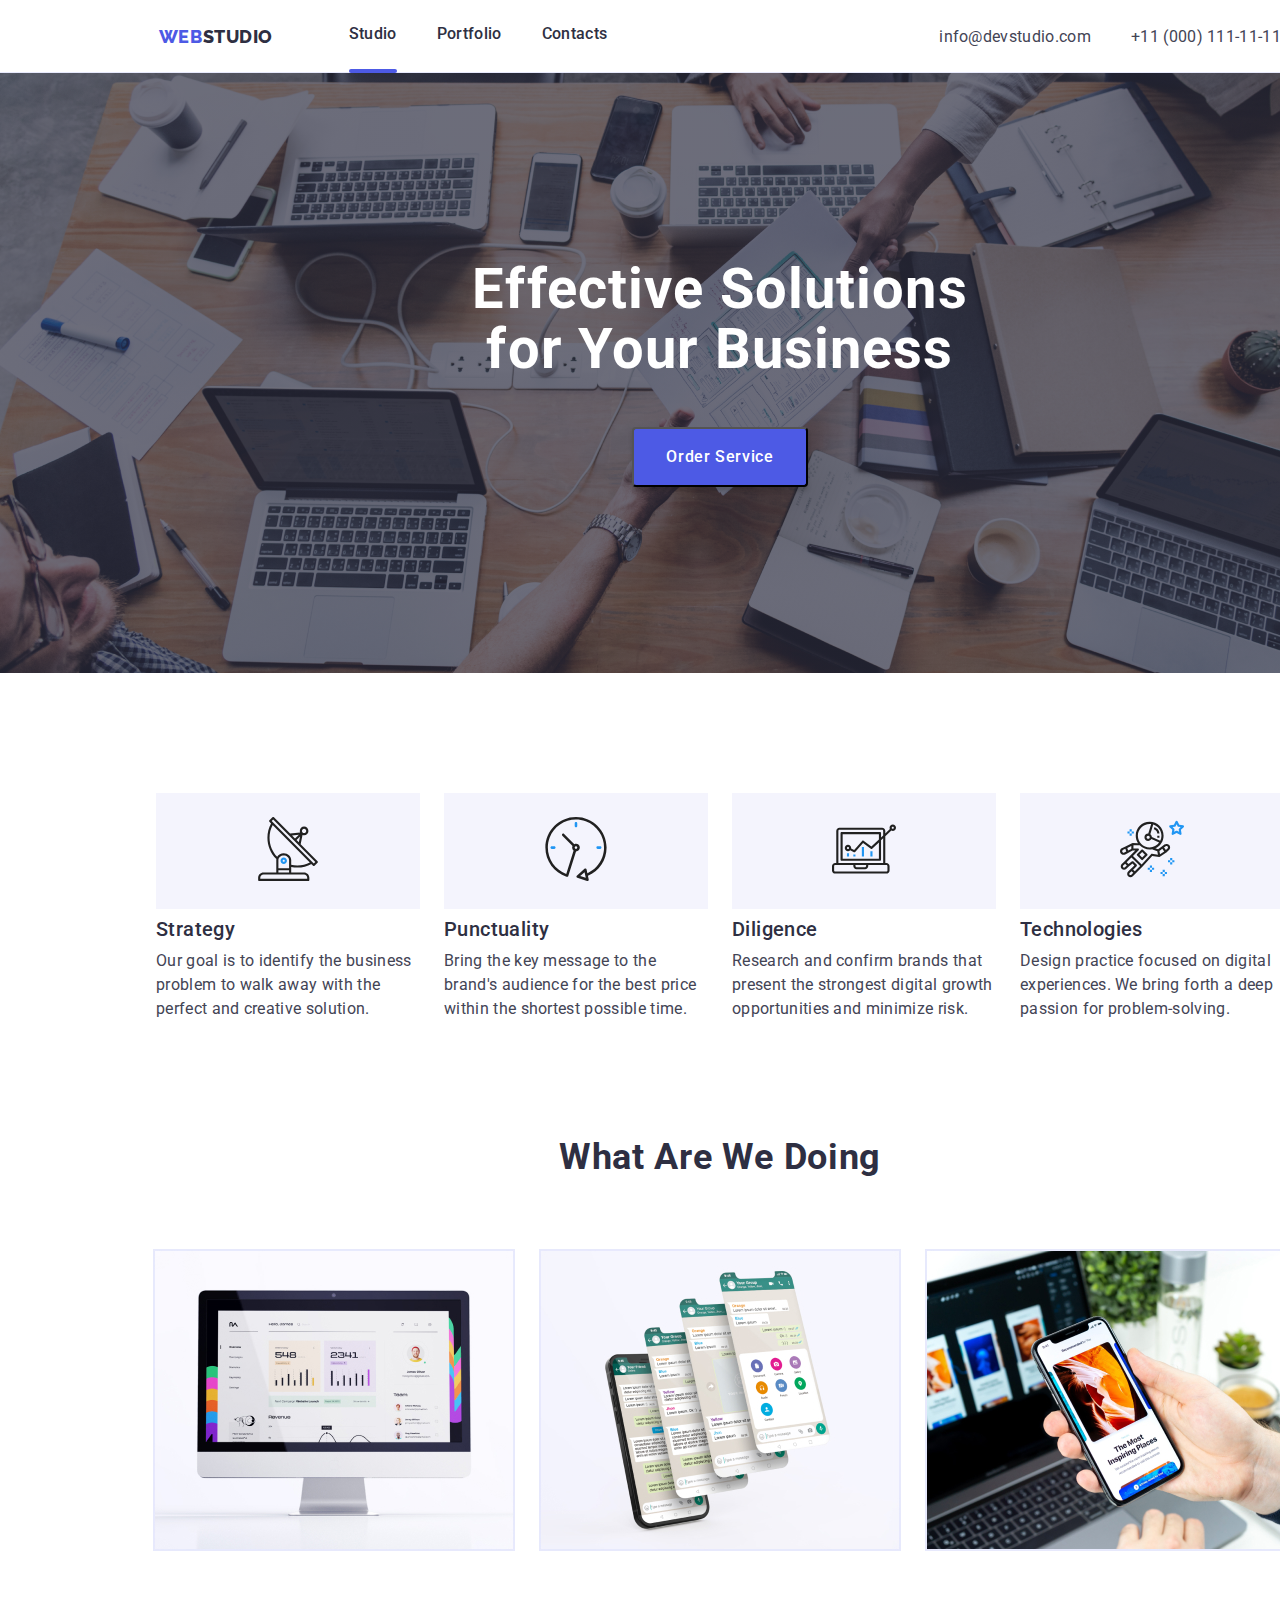
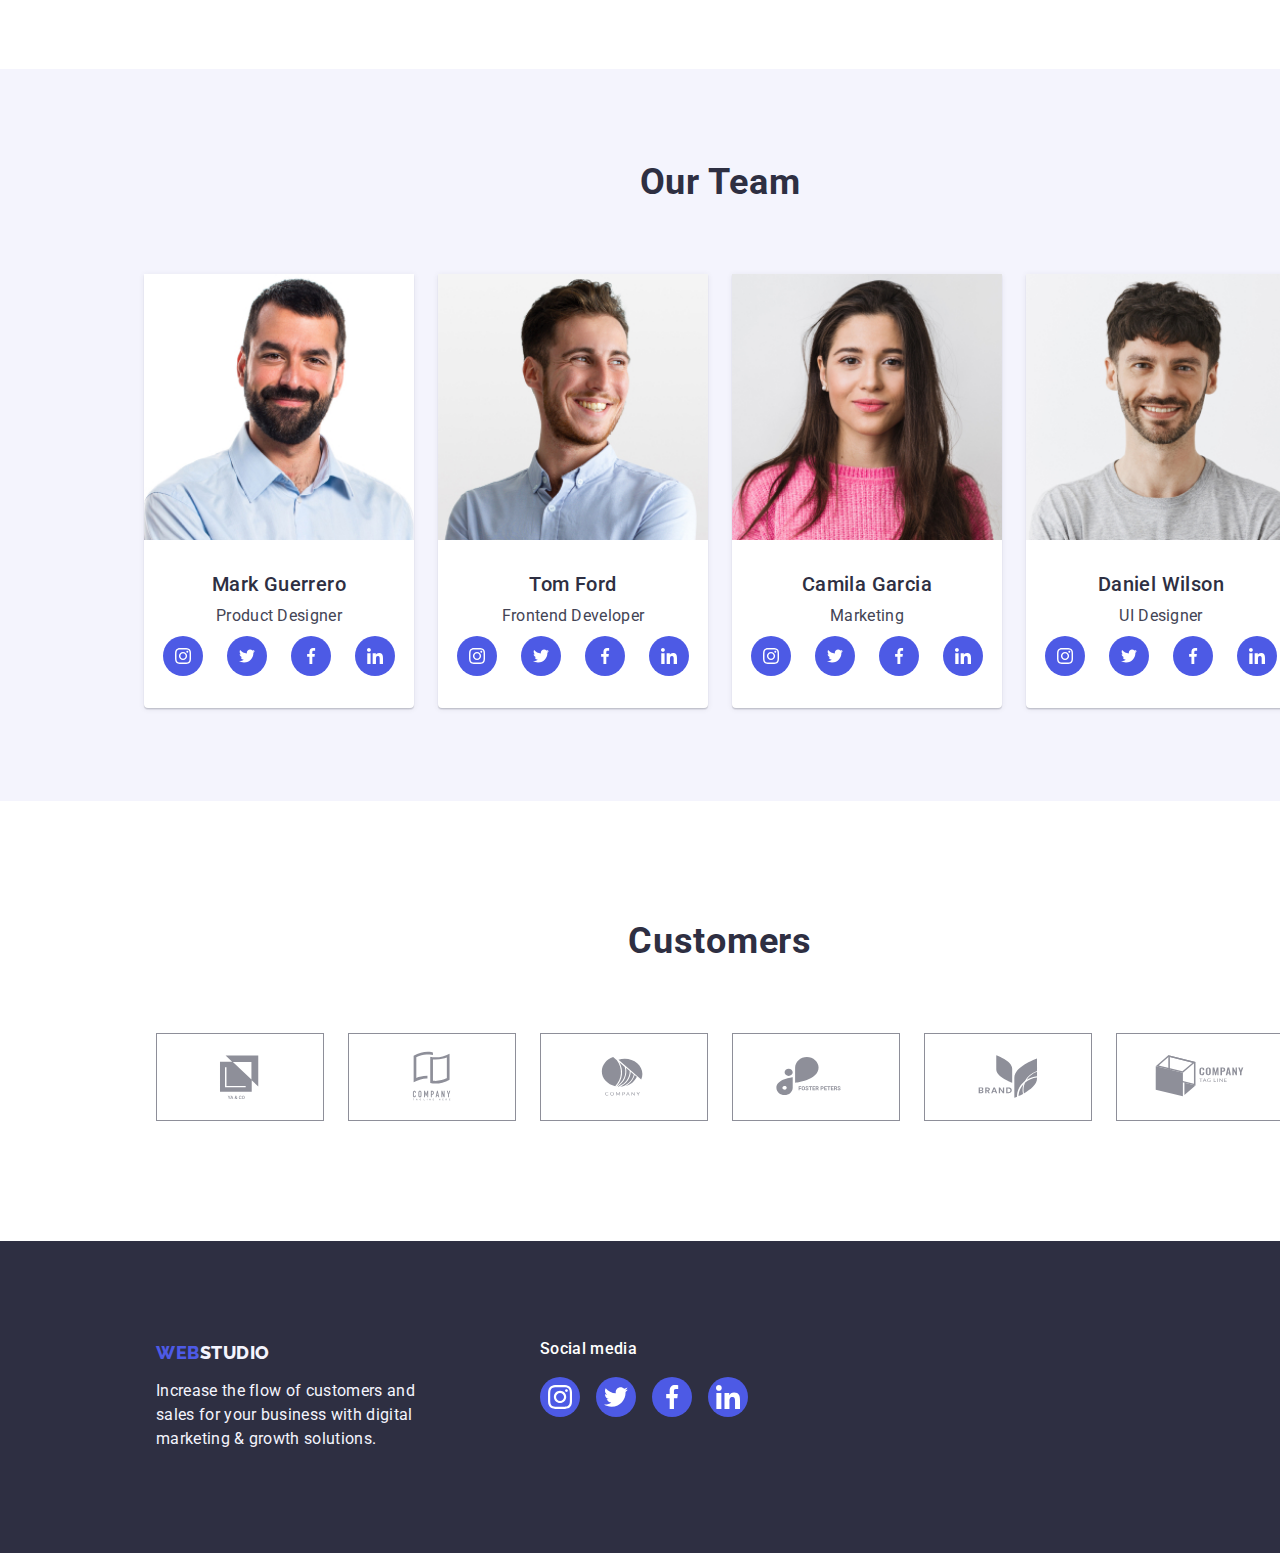
<file: index.html>
<!DOCTYPE html>
<html lang="en">
  <head>
    <meta charset="UTF-8" />
    <meta name="viewport" content="width=device-width, initial-scale=1.0" />
    <title>GoIT-homework-04</title>
    <link rel="preconnect" href="https://fonts.googleapis.com" />
    <link rel="preconnect" href="https://fonts.gstatic.com" crossorigin />
    <link
      href="https://fonts.googleapis.com/css2?family=Raleway:wght@800&family=Roboto:wght@400;500;700;900&display=swap"
      rel="stylesheet"
    />
    <link rel="stylesheet" href="./css/styles.css" />
  </head>

  <body class="container">
    <header class="topline">
      <h4>
        <a class="logo" href="https://Webstudio.com">
          <span class="web">web</span>studio
        </a>
      </h4>
      <section class="menu">
        <ul class="menu-nav">
          <li>
            <a class="tch active" href="index.html">Studio</a>
          </li>
          <li>
            <a href="portfolio.html" class="tch">Portfolio</a>
          </li>
          <li>
            <a
              class="tch"
              href="file:///C:/Project/goit-markup-hw-02/portfolio.html"
              >Contacts</a
            >
          </li>
        </ul>
      </section>
      <section class="contacts">
        <ul class="contacts-nav">
          <!--child 3-->
          <li>
            <a class="trh" href="mailto:info@devstudio.com"
              >info@devstudio.com</a
            >
          </li>
          <li>
            <a class="trh" href="tel:+110001111111">+11 (000) 111-11-11</a>
          </li>
        </ul>
      </section>
    </header>

    <main>
      <!-- hero -->
      <section class="hero-background">
        <h1 class="hero-title">Effective Solutions for Your Business</h1>
        <button type="button" class="btn" data-modal-open>Order Service</button>
        <div class="backdrop is-hidden" data-modal>
          <div class="modal">
            <div class="modal-content">
              <button type="button" class="modal-close-btn" data-modal-close>
                <svg width="18" height="18">
                  <use href="./images/icons.svg#close"></use>
                </svg>
              </button>
            </div>
          </div>
        </div>
      </section>
      <!-- about -->
      <section class="first-section">
        <div class="feature">
          <ul class="feature-list">
            <li>
              <div class="first-section-icons">
                <svg width="64" height="64">
                  <use href="./images/icons.svg#antenna-1"></use>
                </svg>
              </div>
              <h3 class="feature-title">Strategy</h3>
            </li>
          </ul>
          <p class="feature-body">
            Our goal is to identify the business problem to walk away with the
            perfect and creative solution.
          </p>
        </div>

        <div class="feature">
          <ul class="feature-list">
            <li>
              <div class="first-section-icons">
                <svg width="64" height="64">
                  <use href="./images/icons.svg#clock-1"></use>
                </svg>
              </div>
              <h3 class="feature-title">Punctuality</h3>
            </li>
          </ul>
          <p class="feature-body">
            Bring the key message to the brand's audience for the best price
            within the shortest possible time.
          </p>
        </div>
        <div class="feature">
          <ul class="feature-list">
            <li>
              <div class="first-section-icons">
                <svg width="64" height="64">
                  <use href="./images/icons.svg#diagram-1"></use>
                </svg>
              </div>
              <h3 class="feature-title">Diligence</h3>
            </li>
          </ul>
          <p class="feature-body">
            Research and confirm brands that present the strongest digital
            growth opportunities and minimize risk.
          </p>
        </div>
        <div class="feature">
          <ul class="feature-list">
            <li>
              <div class="first-section-icons">
                <svg width="64" height="64">
                  <use href="./images/icons.svg#astronaut-1"></use>
                </svg>
              </div>
              <h3 class="feature-title">Technologies</h3>
            </li>
          </ul>
          <p class="feature-body">
            Design practice focused on digital experiences. We bring forth a
            deep passion for problem-solving.
          </p>
        </div>
      </section>

      <!-- services -->
      <section class="second-section">
        <h2>what are we doing</h2>
        <ul class="service">
          <li>
            <img
              src="images/desktop.jpg"
              alt="desktop switched on"
              width="360"
            />
          </li>

          <li>
            <img
              src="images/mobile-device.jpg"
              alt="mobile device"
              width="360"
            />
          </li>

          <li>
            <img
              src="images/device-on-hand.jpg"
              alt="mobile device on hand"
              width="360"
            />
          </li>
        </ul>
      </section>
      <!-- team -->
      <section class="third-section">
        <div class="team">
          <h2 class="team-title">our team</h2>
          <ul class="team-members">
            <!-- mark-guerrero -->
            <li class="team-card">
              <img
                src="images/mark-guerrero.jpg"
                alt=" Mark Guerrero"
                width="270"
              />
              <div class="card-content">
                <h3>Mark Guerrero</h3>
                <h4>Product Designer</h4>
                <div class="team-socials">
                  <a class="team-socials-icon">
                    <svg width="16" height="16">
                      <use href="./images/icons.svg#instagram-2"></use>
                    </svg>
                  </a>
                  <a class="team-socials-icon">
                    <svg width="16" height="16">
                      <use href="./images/icons.svg#twitter-1"></use>
                    </svg>
                  </a>
                  <a class="team-socials-icon">
                    <svg width="16" height="16">
                      <use href="./images/icons.svg#facebook-1"></use>
                    </svg>
                  </a>
                  <a class="team-socials-icon">
                    <svg width="16" height="16">
                      <use href="./images/icons.svg#linkedin-1"></use>
                    </svg>
                  </a>
                </div>
              </div>
            </li>
            <!-- tom-ford -->
            <li class="team-card">
              <img src="images/tom-ford.jpg" alt="Tom Ford" width="270" />
              <div class="card-content">
                <h3>Tom Ford</h3>
                <h4>Frontend Developer</h4>
                <div class="team-socials">
                  <a class="team-socials-icon">
                    <svg width="16" height="16">
                      <use href="./images/icons.svg#instagram-2"></use>
                    </svg>
                  </a>
                  <a class="team-socials-icon">
                    <svg width="16" height="16">
                      <use href="./images/icons.svg#twitter-1"></use>
                    </svg>
                  </a>
                  <a class="team-socials-icon">
                    <svg width="16" height="16">
                      <use href="./images/icons.svg#facebook-1"></use>
                    </svg>
                  </a>
                  <a class="team-socials-icon">
                    <svg width="16" height="16">
                      <use href="./images/icons.svg#linkedin-1"></use>
                    </svg>
                  </a>
                </div>
              </div>
            </li>
            <!-- camila-garcia -->
            <li class="team-card">
              <img
                src="images/camila-garcia.jpg"
                alt="Camila Garcia"
                width="270"
              />
              <div class="card-content">
                <h3>Camila Garcia</h3>
                <h4>Marketing</h4>
                <div class="team-socials">
                  <a class="team-socials-icon">
                    <svg width="16" height="16">
                      <use href="./images/icons.svg#instagram-2"></use>
                    </svg>
                  </a>
                  <a class="team-socials-icon">
                    <svg width="16" height="16">
                      <use href="./images/icons.svg#twitter-1"></use>
                    </svg>
                  </a>
                  <a class="team-socials-icon">
                    <svg width="16" height="16">
                      <use href="./images/icons.svg#facebook-1"></use>
                    </svg>
                  </a>
                  <a class="team-socials-icon">
                    <svg width="16" height="16">
                      <use href="./images/icons.svg#linkedin-1"></use>
                    </svg>
                  </a>
                </div>
              </div>
            </li>
            <!-- daniel-wilson -->
            <li class="team-card">
              <img
                src="images/daniel-wilson.jpg"
                alt="Daniel Wilson"
                width="270"
              />
              <div class="card-content">
                <h3>Daniel Wilson</h3>
                <h4>UI Designer</h4>
                <div class="team-socials">
                  <a class="team-socials-icon">
                    <svg width="16" height="16">
                      <use href="./images/icons.svg#instagram-2"></use>
                    </svg>
                  </a>
                  <a class="team-socials-icon">
                    <svg width="16" height="16">
                      <use href="./images/icons.svg#twitter-1"></use>
                    </svg>
                  </a>
                  <a class="team-socials-icon">
                    <svg width="16" height="16">
                      <use href="./images/icons.svg#facebook-1"></use>
                    </svg>
                  </a>
                  <a class="team-socials-icon">
                    <svg width="16" height="16">
                      <use href="./images/icons.svg#linkedin-1"></use>
                    </svg>
                  </a>
                </div>
              </div>
            </li>
          </ul>
        </div>
      </section>

      <section class="fourth-section">
        <h2>Customers</h2>
        <ul class="client-list">
          <li>
            <a class="client-icon">
              <svg width="104" height="56">
                <use href="./images/icons.svg#Logo-6"></use>
              </svg>
            </a>
          </li>
          <li>
            <a class="client-icon">
              <svg width="104" height="56">
                <use href="./images/icons.svg#Logo-4"></use>
              </svg>
            </a>
          </li>
          <li>
            <a class="client-icon">
              <svg width="104" height="56">
                <use href="./images/icons.svg#Logo-5"></use>
              </svg>
            </a>
          </li>
          <li>
            <a class="client-icon">
              <svg width="104" height="56">
                <use href="./images/icons.svg#Logo-2"></use>
              </svg>
            </a>
          </li>
          <li>
            <a class="client-icon">
              <svg width="104" height="56">
                <use href="./images/icons.svg#Logo"></use>
              </svg>
            </a>
          </li>
          <li>
            <a class="client-icon">
              <svg width="104" height="56">
                <use href="./images/icons.svg#Logo-1"></use>
              </svg>
            </a>
          </li>
        </ul>
      </section>
    </main>

    <footer class="footer-background">
      <div class="footer-textbox">
        <h4>
          <a class="footer-logo" href="https://Webstudio.com"
            ><span class="web">web</span>studio</a
          >
        </h4>
        <p class="footer-text">
          Increase the flow of customers and sales for your business with
          digital marketing & growth solutions.
        </p>
      </div>
      <div class="footer-social">
        <p class="social-text">Social media</p>
        <div class="footer-socials">
          <a class="footer-socials-icon">
            <svg width="24" height="24">
              <use href="./images/icons.svg#instagram-2"></use>
            </svg>
          </a>
          <a class="footer-socials-icon">
            <svg width="24" height="24">
              <use href="./images/icons.svg#twitter-1"></use>
            </svg>
          </a>
          <a class="footer-socials-icon">
            <svg width="24" height="24">
              <use href="./images/icons.svg#facebook-1"></use>
            </svg>
          </a>
          <a class="footer-socials-icon">
            <svg width="24" height="24">
              <use href="./images/icons.svg#linkedin-1"></use>
            </svg>
          </a>
        </div>
      </div>
    </footer>
    <script src="./js/modal.js"></script>
  </body>
</html>
</file>
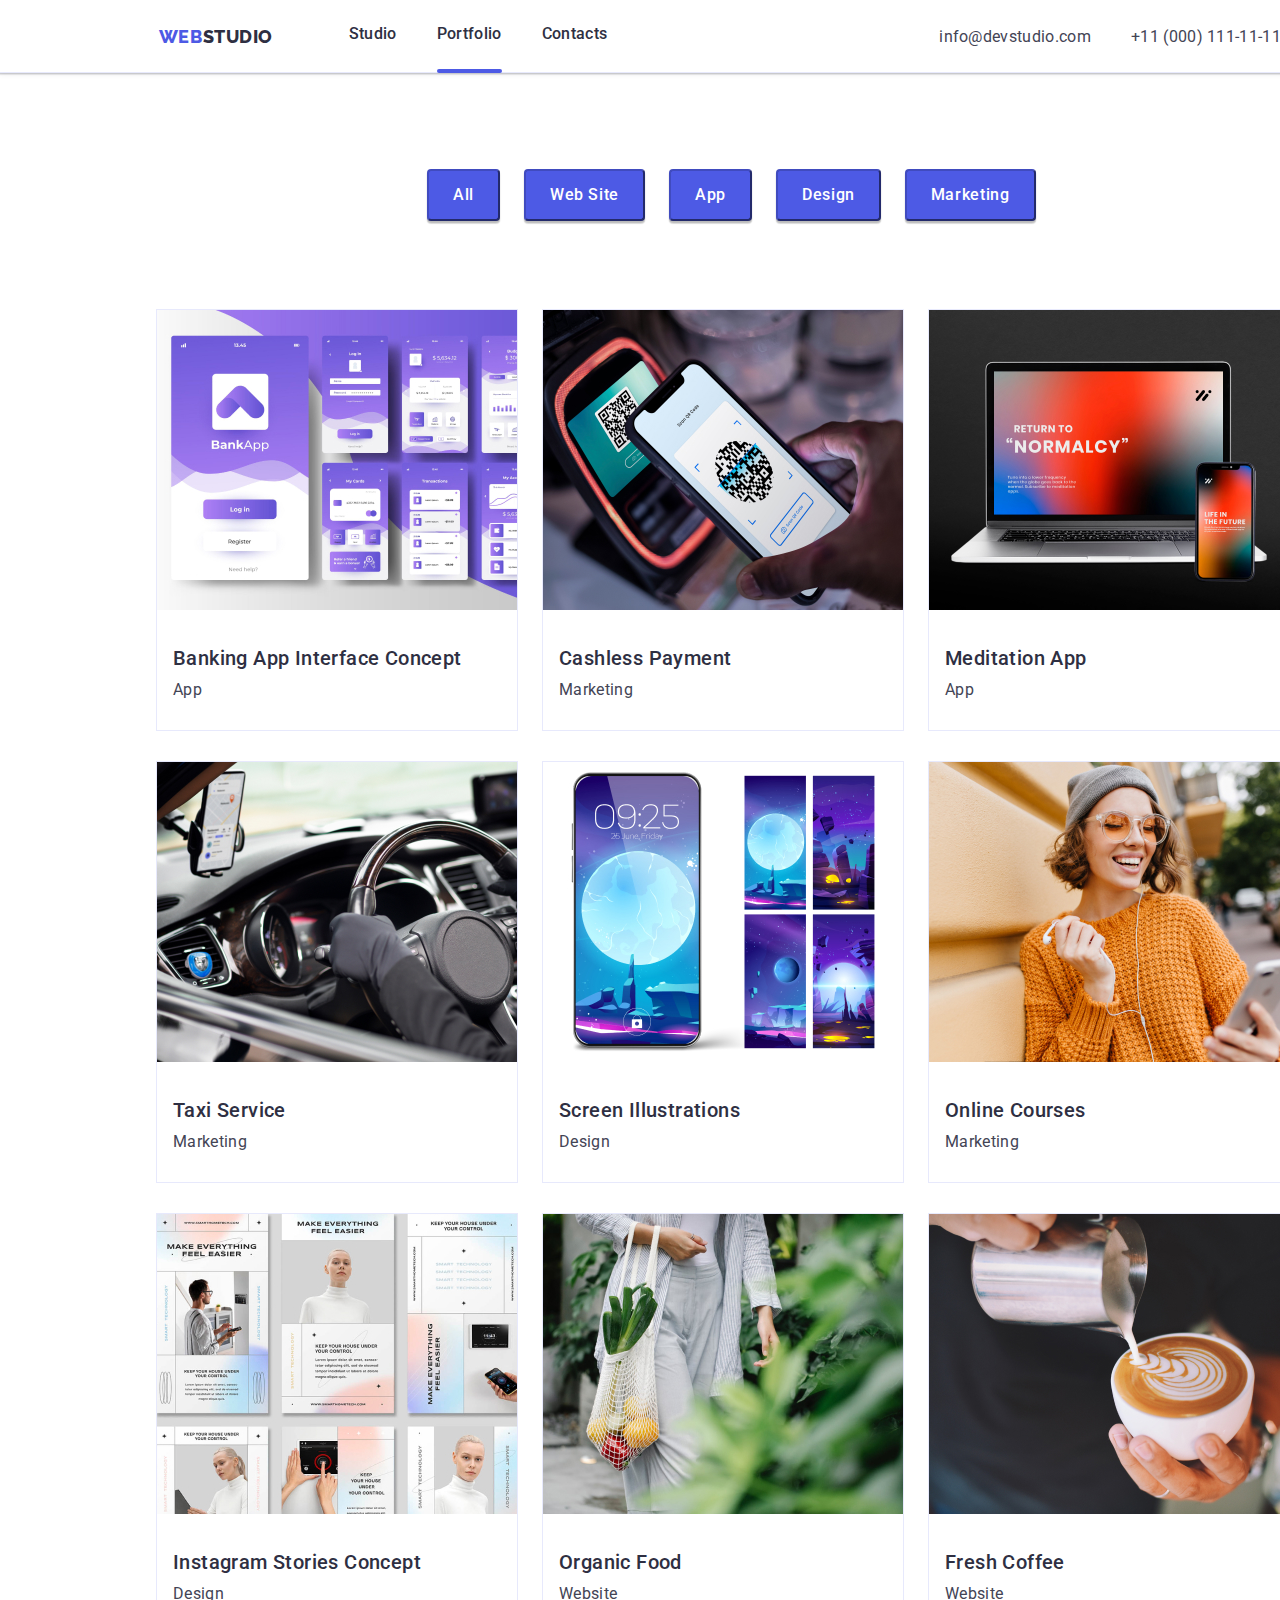
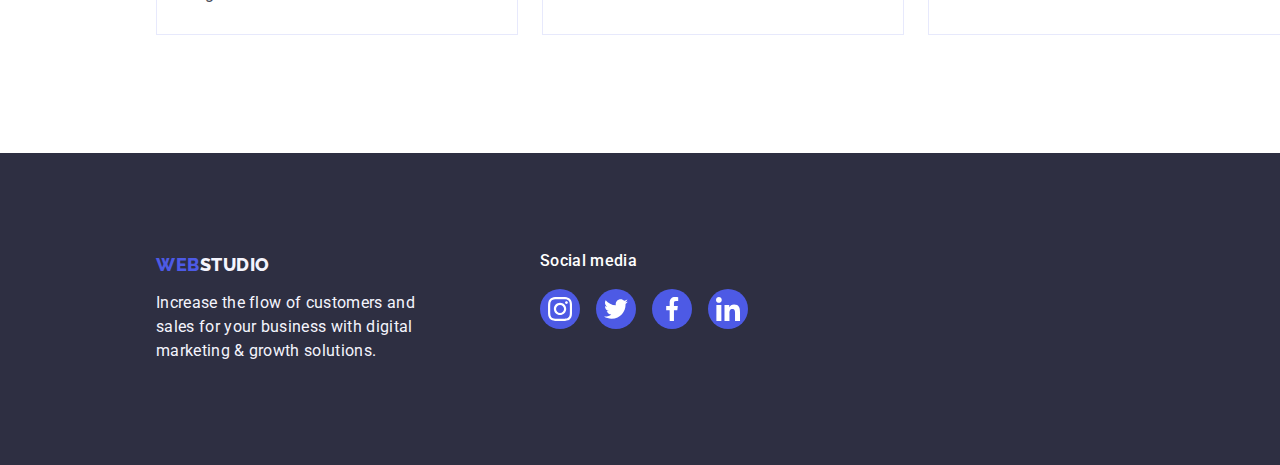
<file: portfolio.html>
<!DOCTYPE html>
<html lang="en">
  <head>
    <meta charset="UTF-8" />
    <meta name="viewport" content="width=device-width, initial-scale=1.0" />
    <title>portfolio</title>
    <link rel="preconnect" href="https://fonts.googleapis.com" />
    <link rel="preconnect" href="https://fonts.gstatic.com" crossorigin />
    <link
      href="https://fonts.googleapis.com/css2?family=Raleway:wght@800&family=Roboto:wght@400;500;700;900&display=swap"
      rel="stylesheet"
    />
    <link rel="stylesheet" href="./css/styles.css" />
  </head>
  <body class="container">
    <header class="topline">
      <h4>
        <a class="logo" href="https://Webstudio.com">
          <span class="web">web</span>studio
        </a>
      </h4>
      <section class="menu">
        <ul class="menu-nav">
          <li>
            <a class="tch" href="index.html">Studio</a>
          </li>
          <li>
            <a href="portfolio.html" class="tch active">Portfolio</a>
          </li>
          <li>
            <a
              class="tch"
              href="file:///C:/Project/goit-markup-hw-02/portfolio.html"
              >Contacts</a
            >
          </li>
        </ul>
      </section>
      <section class="contacts">
        <ul class="contacts-nav">
          <!--child 3-->
          <li>
            <a class="trh" href="mailto:info@devstudio.com"
              >info@devstudio.com</a
            >
          </li>
          <li>
            <a class="trh" href="tel:+110001111111">+11 (000) 111-11-11</a>
          </li>
        </ul>
      </section>
    </header>

    <main>
      <section class="filters">
        <button class="filter-btn">All</button>
        <button class="filter-btn">Web Site</button>
        <button class="filter-btn">App</button>
        <button class="filter-btn">Design</button>
        <button class="filter-btn">Marketing</button>
      </section>

      <!-- <section class="container"> -->
      <ul class="one">
        <li class="project-card">
          <div class="project-card-image">
            <img
              src="./images/portfolio/banking-app.jpg"
              alt="banking-app"
              width="360"
              height="300px"
            />
            <div class="project-card-image-caption">
              <p>
                14 Stylish and User-Friendly App Design Concepts · Task Manager
                App · Calorie Tracker App · Exotic Fruit Ecommerce App · Cloud
                Storage App
              </p>
            </div>
          </div>
          <div class="project-card-content">
            <h3>Banking App Interface Concept</h3>
            <p>App</p>
          </div>
        </li>
        <li class="project-card">
          <div class="project-card-image">
            <img
              src="./images/portfolio/cashless-payment.jpg"
              alt="cashless-payment"
              width="360"
              height="300px"
            />
            <div class="project-card-image-caption">
              <p>
                14 Stylish and User-Friendly App Design Concepts · Task Manager
                App · Calorie Tracker App · Exotic Fruit Ecommerce App · Cloud
                Storage App
              </p>
            </div>
          </div>
          <div class="project-card-content">
            <h3>Cashless Payment</h3>
            <p>Marketing</p>
          </div>
        </li>
        <li class="project-card">
          <div class="project-card-image">
            <img
              src="./images/portfolio/meditation-app.jpg"
              alt="meditation-app"
              width="360"
              height="300px"
            />
            <div class="project-card-image-caption">
              <p>
                14 Stylish and User-Friendly App Design Concepts · Task Manager
                App · Calorie Tracker App · Exotic Fruit Ecommerce App · Cloud
                Storage App
              </p>
            </div>
          </div>
          <div class="project-card-content">
            <h3>Meditation App</h3>
            <p>App</p>
          </div>
        </li>
      </ul>

      <ul class="two">
        <li class="project-card">
          <div class="project-card-image">
            <img
              src="./images/portfolio/taxi-service.jpg"
              alt="taxi-service"
              width="360"
              height="300px"
            />
            <div class="project-card-image-caption">
              <p>
                14 Stylish and User-Friendly App Design Concepts · Task Manager
                App · Calorie Tracker App · Exotic Fruit Ecommerce App · Cloud
                Storage App
              </p>
            </div>
          </div>
          <div class="project-card-content">
            <h3>Taxi Service</h3>
            <p>Marketing</p>
          </div>
        </li>
        <li class="project-card">
          <div class="project-card-image">
            <img
              src="./images/portfolio/screen-illustrations.jpg"
              alt="screen-illustrations"
              width="360"
              height="300px"
            />
            <div class="project-card-image-caption">
              <p>
                14 Stylish and User-Friendly App Design Concepts · Task Manager
                App · Calorie Tracker App · Exotic Fruit Ecommerce App · Cloud
                Storage App
              </p>
            </div>
          </div>
          <div class="project-card-content">
            <h3>Screen Illustrations</h3>
            <p>Design</p>
          </div>
        </li>
        <li class="project-card">
          <div class="project-card-image">
            <img
              src="./images/portfolio/online-courses.jpg"
              alt="online-courses"
              width="360"
              height="300px"
            />
            <div class="project-card-image-caption">
              <p>
                14 Stylish and User-Friendly App Design Concepts · Task Manager
                App · Calorie Tracker App · Exotic Fruit Ecommerce App · Cloud
                Storage App
              </p>
            </div>
          </div>
          <div class="project-card-content">
            <h3>Online Courses</h3>
            <p>Marketing</p>
          </div>
        </li>
      </ul>
      <ul class="three">
        <li class="project-card">
          <div class="project-card-image">
            <img
              src="./images/portfolio/instagram-stories-concept.jpg"
              alt="instagram-stories-concept"
              width="360"
              height="300px"
            />
            <div class="project-card-image-caption">
              <p>
                14 Stylish and User-Friendly App Design Concepts · Task Manager
                App · Calorie Tracker App · Exotic Fruit Ecommerce App · Cloud
                Storage App
              </p>
            </div>
          </div>
          <div class="project-card-content">
            <h3>Instagram Stories Concept</h3>
            <p>Design</p>
          </div>
        </li>
        <li class="project-card">
          <div class="project-card-image">
            <img
              src="./images/portfolio/organic-food.jpg"
              alt="organic-food"
              width="360"
              height="300px"
            />
            <div class="project-card-image-caption">
              <p>
                14 Stylish and User-Friendly App Design Concepts · Task Manager
                App · Calorie Tracker App · Exotic Fruit Ecommerce App · Cloud
                Storage App
              </p>
            </div>
          </div>
          <div class="project-card-content">
            <h3>Organic Food</h3>
            <p>Website</p>
          </div>
        </li>
        <li class="project-card">
          <div class="project-card-image">
            <img
              src="./images/portfolio/fresh-coffee.jpg"
              alt="fresh-coffee"
              width="360"
              height="300px"
            />
            <div class="project-card-image-caption">
              <p>
                14 Stylish and User-Friendly App Design Concepts · Task Manager
                App · Calorie Tracker App · Exotic Fruit Ecommerce App · Cloud
                Storage App
              </p>
            </div>
          </div>
          <div class="project-card-content">
            <h3>Fresh Coffee</h3>
            <p>Website</p>
          </div>
        </li>
      </ul>
      <!-- </section> -->
    </main>
    <footer class="footer-background">
      <div class="footer-textbox">
        <h4>
          <a class="footer-logo" href="https://Webstudio.com"
            ><span class="web">web</span>studio</a
          >
        </h4>
        <p class="footer-text">
          Increase the flow of customers and sales for your business with
          digital marketing & growth solutions.
        </p>
      </div>
      <div class="footer-social">
        <p class="social-text">Social media</p>
        <div class="footer-socials">
          <a class="footer-socials-icon">
            <svg width="24" height="24">
              <use href="./images/icons.svg#instagram-2"></use>
            </svg>
          </a>
          <a class="footer-socials-icon">
            <svg width="24" height="24">
              <use href="./images/icons.svg#twitter-1"></use>
            </svg>
          </a>
          <a class="footer-socials-icon">
            <svg width="24" height="24">
              <use href="./images/icons.svg#facebook-1"></use>
            </svg>
          </a>
          <a class="footer-socials-icon">
            <svg width="24" height="24">
              <use href="./images/icons.svg#linkedin-1"></use>
            </svg>
          </a>
        </div>
      </div>
    </footer>
  </body>
</html>
</file>
<file: css/styles.css>
:root {
  --navy-blue: rgba(46, 47, 66, 1);
  --iris: rgba(77, 90, 229, 1);
  --white: rgba(255, 255, 255, 1);
  --cloud: rgba(244, 244, 253, 1);
  --slate: rgba(67, 68, 85, 1);
  --cornflower: rgba(231, 233, 252, 1);
  --ocean: rgba(64, 75, 191, 1);
  --grey: rgba(46, 47, 66, 0.7);
  --light-slate: rgba(142, 143, 153, 1);
  --green: rgba(49, 208, 170, 1);
  --dairy: rgba(252, 252, 252, 1);
}
/* GENERAL */
.container {
  font-family: "Roboto", sans-serif;
  color: var(--navy-blue);
  width: 1440px;
  margin: 0 auto;
}

body {
  margin: 0;
  padding: 0;
}

a {
  text-decoration: none;
}

li {
  list-style: none;
}

ul {
  display: inline-flex;
  padding: 0;
}

/* Header Styles */
.topline {
  /* LAYOUT */
  display: flex;
  /* width: 1440px; */
  height: 72px;
  justify-content: center;
  align-items: center;
  flex-shrink: 0;
  /* STYLE */
  border-bottom: 1px solid var(--cornflower);
  background: var(--white);
  box-shadow: 0px 1px 6px 0px rgba(46, 47, 66, 0.08),
    0px 1px 1px 0px rgba(46, 47, 66, 0.16),
    0px 2px 1px 0px rgba(46, 47, 66, 0.08);
}

/* Logo Styles */
.logo {
  /* layout */
  display: inline-flex;
  height: 24px;
  align-items: center;
  flex-shrink: 0;
  margin: 25.5px 76px 25.5px 156px;
  text-decoration: none;
  /* style */
  font-family: Raleway;
  color: var(--navy-blue);
  font-size: 18px;
  font-weight: 800;
  line-height: 21px;
  letter-spacing: 0.54px;
  text-transform: uppercase;
}

.web {
  color: var(--iris, #4d5ae5);
}

a:hover,
a:focus,
a:active {
  color: var(--ocean);
}

.active {
  color: var(--ocean);
}

.active::after {
  content: " ";
  display: block;
  height: 4px;
  width: 100%;
  border-radius: 2px;
  background-color: var(--iris);
  position: relative;
  top: 23px;
}

/* Menu Navigation Styles */
.menu-nav {
  /* font-family: Roboto; */
  /* display: inline-flex; */
  /* align-items: flex-start; */
  gap: 40px;
  margin: 24px 332px 24px 0;
}

.menu-nav .tch {
  color: var(--navy-blue);
  font-size: 16px;
  font-style: normal;
  font-weight: 500;
  line-height: 24px;
  letter-spacing: 0.32px;
}

.tch:hover,
/* .tch:focus, */
.tch:active,
.trh:hover,
/* .trh:focus, */
.trh:active {
  color: var(--iris);
}

.contacts-nav {
  /* font-family: Roboto; */
  /* align-items: flex-end; */
  gap: 40px;
  font-size: 16px;
  /* font-weight: 400; */
  /* line-height: 24px; */
  letter-spacing: 0.32px;
  margin: 24px 156px 24px 0px;
}

.trh {
  color: var(--slate);
}
/* END OF HEADER STYLES */

/* HERO STYLES */
.hero-background {
  margin: 0;
  padding: 0;
}
.hero-background {
  display: flex;
  flex-direction: column;
  justify-content: center;
  align-items: center;
  height: 600px;
  background-image: linear-gradient(
      to bottom,
      rgba(46, 47, 66, 0.7),
      rgba(46, 47, 66, 0.7)
    ),
    url("../images/people-office.jpg");
  /* background-color: var(--grey); */
  text-align: center;
}

.hero-title {
  /* layout */
  width: 496px;
  margin-top: 0;
  margin-bottom: 48px;
  /* style */
  color: var(--white);
  font-size: 56px;
  /* font-style: normal; */
  font-weight: 700;
  line-height: 60px;
  letter-spacing: 1.12px;
}

.btn {
  display: inline-flex;
  padding: 16px 32px;
  align-items: flex-start;
  gap: 10px;
  /* styles */
  border-radius: 4px;
  background: var(--iris);
  box-shadow: 0px 4px 4px 0px rgba(0, 0, 0, 0.15);
  color: var(--white);
  font-family: Roboto;
  font-size: 16px;
  font-style: normal;
  font-weight: 500;
  line-height: 24px;
  letter-spacing: 0.64px;
}

.btn:hover,
.btn:active,
.btn:focus {
  background-color: var(--ocean);
  color: var(--white);
}

.modal {
  background-color: rgba(0, 0, 0, 0.4);
  position: fixed;
  top: 0;
  left: 0;
  width: 100%;
  height: 100%;
  display: flex;
  align-items: center;
  justify-content: center;
  transition: opacity 250ms cubic-bezier(0.4, 0, 0.2, 1);
}

.modal-content {
  width: 408px;
  height: 584px;
  background-color: var(--dairy);
  border-radius: 4px;
  box-shadow: 0px 2px 1px 0px rgba(0, 0, 0, 0.2),
    0px 1px 3px 0px rgba(0, 0, 0, 0.12), 0px 1px 1px 0px rgba(0, 0, 0, 0.14);
  padding: 24px;
}

.is-hidden {
  pointer-events: none;
  opacity: 0;
}

.modal-close-btn {
  border-radius: 100%;
  border: 1px solid rgba(0, 0, 0, 0.1);
  background-color: var(--cornflower);
  width: 24px;
  height: 24px;
  color: var(--navy-blue);
  margin-left: auto;
  display: block;
  transition: fill 250ms cubic-bezier(0.4, 0, 0.2, 1),
    border 250ms cubic-bezier(0.4, 0, 0.2, 1);
  cursor: pointer;
  display: flex;
  align-items: center;
  justify-content: center;
}

.modal-close-btn:hover {
  fill: currentColor;
  border: 1px solid currentColor;
}

/* SECTION 1 */
.first-section {
  display: flex;
  width: 1128px;
  height: 224px;
  flex-shrink: 0;
  margin: 120px 156px;
  gap: 24px;
}
.first-section-icons {
  background-color: var(--cloud);
  text-align: center;
  padding: 24px 100px;
}
.feature {
  display: flex;
  width: 264px;
  justify-content: right;
  flex-direction: column;
  gap: 8px;
}

h3,
p,
.feature-list {
  margin: 0;
  padding: 0;
}

.feature-title {
  /* Header 3 */
  display: flex;
  justify-content: left;
  font-family: Roboto;
  font-size: 20px;
  font-style: normal;
  font-weight: 500;
  line-height: 24px; /* 120% */
  letter-spacing: 0.4px;
  margin-top: 8px;
  /* width: 264px; */
}

.feature-body {
  /* Header 3 */
  color: var(--slate, #434455);
  font-size: 16px;
  font-style: normal;
  font-weight: 400;
  line-height: 24px; /* 150% */
  letter-spacing: 0.32px;
  width: 264px;
}

/* section 2 */
.second-section {
  width: 1128px;
  height: 412px;
  flex-shrink: 0;
  margin: 120px 156px;
}

h2 {
  color: var(--navy-blue, #2e2f42);
  text-align: center;
  /* Header 2 */
  font-size: 36px;
  font-style: normal;
  font-weight: 700;
  line-height: 40px; /* 111.111% */
  letter-spacing: 0.72px;
  text-transform: capitalize;
  margin: 0 0 72px;
}

.service {
  display: flex;
  justify-content: center;
  list-style: none; /* Remove default list styles */
  gap: 24px;
  padding: 0;
  margin: 0;
}
.service li img {
  border: 1px solid var(--cornflower, #e7e9fc);
  /* background: url(<path-to-image>), lightgray -72.845px -19px / 144.444% 112.667% no-repeat; */
}

.feature-list li {
  text-align: center;
}

.third-section {
  display: flex;
  flex-direction: column; /* Stack items vertically */
  justify-content: center; /* Vertically center items */
  /* style */
  height: 732px;
  flex-shrink: 0;
  background: var(--cloud, #f4f4fd);
}

.team-members {
  display: flex;
  justify-content: center;
  list-style: none; /* Remove default list styles */
  gap: 24px;
  padding: 0;
  margin: 0;
}

.team-card {
  /* layout */
  display: inline-flex;
  padding-bottom: 0px;
  flex-direction: column;
  justify-content: center;
  align-items: center;
  /* style */
  border-radius: 0px 0px 4px 4px;
  background: var(--white, #fff);
  box-shadow: 0px 2px 1px 0px rgba(46, 47, 66, 0.08),
    0px 1px 1px 0px rgba(46, 47, 66, 0.16),
    0px 1px 6px 0px rgba(46, 47, 66, 0.08);
}

.team-card li img {
  margin: 0;
  padding: 0;
}

.card-content {
  display: flex;
  width: 232px;
  flex-direction: column;
  justify-content: center;
  align-items: center;
  gap: 8px;
  margin: 32px 0;
}

.card-content h3 {
  text-align: center;
  /* Header 3 */
  font-size: 20px;
  font-style: normal;
  font-weight: 500;
  line-height: 24px; /* 120% */
  letter-spacing: 0.4px;
}
.card-content h4 {
  color: var(--slate, #434455);
  text-align: center;
  font-family: Roboto;
  font-size: 16px;
  font-style: normal;
  font-weight: 400;
  line-height: 24px; /* 150% */
  letter-spacing: 0.32px;
  margin: 0;
  padding: 0;
}

.team-socials {
  display: inline-flex;
  gap: 24px;
}
.team-socials-icon {
  display: inline-flex;
  justify-content: center;
  align-items: center;
  width: 40px;
  height: 40px;
  border-radius: 50%;
  background-color: var(--iris);
}

.team-socials-icon svg {
  fill: var(--white);
}

.team-socials-icon:hover,
.team-socials-icon:focus {
  background-color: var(--green);
}

/* CLIENTS STYLING */
.fourth-section {
  margin: 120px 0;
}
.fourth-section h2 {
  margin-bottom: 72px;
}

.client-list {
  margin: 0;
  display: flex;
  justify-content: center;
  gap: 24px;
}

.client-icon {
  display: flex;
  justify-content: center;
  align-items: center;
  border: 1px solid #8e8f99;
  padding: 0;
  margin: 0;
  width: 166px;
  height: 86px;
}

.client-icon svg {
  fill: #8e8f99;
}

.client-icon:hover,
.client-icon:focus {
  border-color: var(--iris);
}

.client-icon:hover svg,
.client-icon:focus svg {
  fill: var(--iris);
}

/* FOOTER STYLES */
.footer-background {
  display: flex;
  justify-content: left;
  align-items: center;
  height: 312px;
  flex-shrink: 0;
  background-color: var(--navy-blue);
  color: var(--cloud);
}

.footer-logo {
  font-family: Raleway;
  font-size: 18px;
  font-weight: 800;
  line-height: 21px;
  letter-spacing: 0.54px;
  text-decoration: none;
  color: inherit;
  text-transform: uppercase;
}

.footer-logo:focus,
.footer-logo:active,
.footer-logo:hover {
  color: var(--iris);
}

.footer-textbox {
  display: flex;
  flex-direction: column;
  width: 264px;
  height: 112px;
  gap: 16px;
  padding: 0;
  margin-top: 101.5px;
  margin-bottom: 100px;
  margin-left: 156px;
  margin-right: 120px;
}

.footer-text {
  color: var(--cloud);
  font-size: 16px;
  line-height: 24px; /* 150% */
  letter-spacing: 0.32px;
  margin: 0;
  margin-bottom: 100px;
}

.footer-socials {
  display: inline-flex;
  gap: 16px;
}
.footer-socials-icon {
  display: inline-flex;
  justify-content: center;
  align-items: center;
  width: 40px;
  height: 40px;
  border-radius: 50%;
  background-color: var(--iris);
  margin-bottom: 132px;
}

.footer-socials-icon svg {
  fill: var(--white);
}

.footer-socials-icon:hover,
.footer-socials-icon:focus {
  background-color: var(--green);
}

.footer-socials {
  width: 208px;
  height: 80px;
  gap: 16px;
  padding: 0;
  margin: 0;
}
.social-text {
  color: var(--white);
  font-weight: 500;
  line-height: 24px;
  letter-spacing: 0.32px;
  margin-bottom: 16px;
}

footer h4 {
  margin: 0;
  padding: 0;
}
/* END OF FOOTER STYLES */

/* PORTFOLIO STYLES */
.filters {
  display: inline-flex;
  align-items: flex-start;
  gap: 24px;
  margin: 96px 427px 72px;
}

.filter-btn {
  display: flex;
  padding: 12px 24px;
  align-items: flex-start;
  text-wrap: nowrap;
  border-radius: 4px;
  border-color: var(--ocean);
  background: var(--ocean);
  box-shadow: 0px 2px 2px 0px rgba(0, 0, 0, 0.12),
    0px 2px 1px 0px rgba(0, 0, 0, 0.08), 0px 3px 1px 0px rgba(0, 0, 0, 0.1);
  gap: 10px;
  color: var(--white);
  background-color: var(--iris);
  text-align: center;
  font-family: Roboto;
  font-size: 16px;
  font-weight: 500;
  line-height: 24px;
  letter-spacing: 0.64px;
}

.filter-btn:hover,
.filter-btn:active,
.filter-btn:focus {
  background-color: var(--cloud);
  border-color: var(--cornflower);
  box-shadow: 0px 2px 2px 0px rgba(0, 0, 0, 0.12),
    0px 2px 1px 0px rgba(0, 0, 0, 0.08), 0px 3px 1px 0px rgba(0, 0, 0, 0.1);
  color: var(--iris);
}

.project-card {
  display: flex;
  width: 360px;
  height: 420px;
  padding-bottom: 0px;
  flex-direction: column;
  align-items: flex-start;
  gap: 32px;
  flex-shrink: 0;
  border: 1px solid var(--cornflower);
  background: var(--white);
}

.project-card h3 {
  color: var(--navy-blue);
  font-size: 20px;
  font-weight: 500;
  line-height: 24px;
  letter-spacing: 0.4px;
}

.project-card p {
  color: var(--slate);
  font-size: 16px;
  line-height: 24px;
  letter-spacing: 0.32px;
}

.project-card:hover .project-card-image-caption {
  opacity: 1;
  transform: translateY(0);
}

.project-card {
  overflow: hidden;
}

.project-card-image {
  position: relative;
  overflow: hidden;
}

.project-card-image-caption {
  position: absolute;
  background-color: var(--iris);
  /* color: white; */
  width: 100%;
  height: 100%;
  top: 0;
  left: 0;
  opacity: 0;
  transform: translateY(100%);
  transition: transform 0.5s cubic-bezier(0.4, 0, 0.2, 1);
}

.project-card-image-caption p {
  padding: 40px 32px;
  color: var(--cloud);
  font-family: Roboto;
  font-size: 16px;
  line-height: 24px;
  letter-spacing: 0.32px;
}

.project-card-content {
  display: flex;
  margin: 0;
  width: 328px;
  padding: 0px 16px;
  flex-direction: column;
  justify-content: center;
  align-items: flex-start;
  gap: 8px;
  align-self: stretch;
}

.one,
.two,
.three {
  width: 1128px;
  height: 420px;
  flex-shrink: 0;
  gap: 24px;
  margin-left: 156px;
}

.three {
  margin-bottom: 120px;
}
</file>
